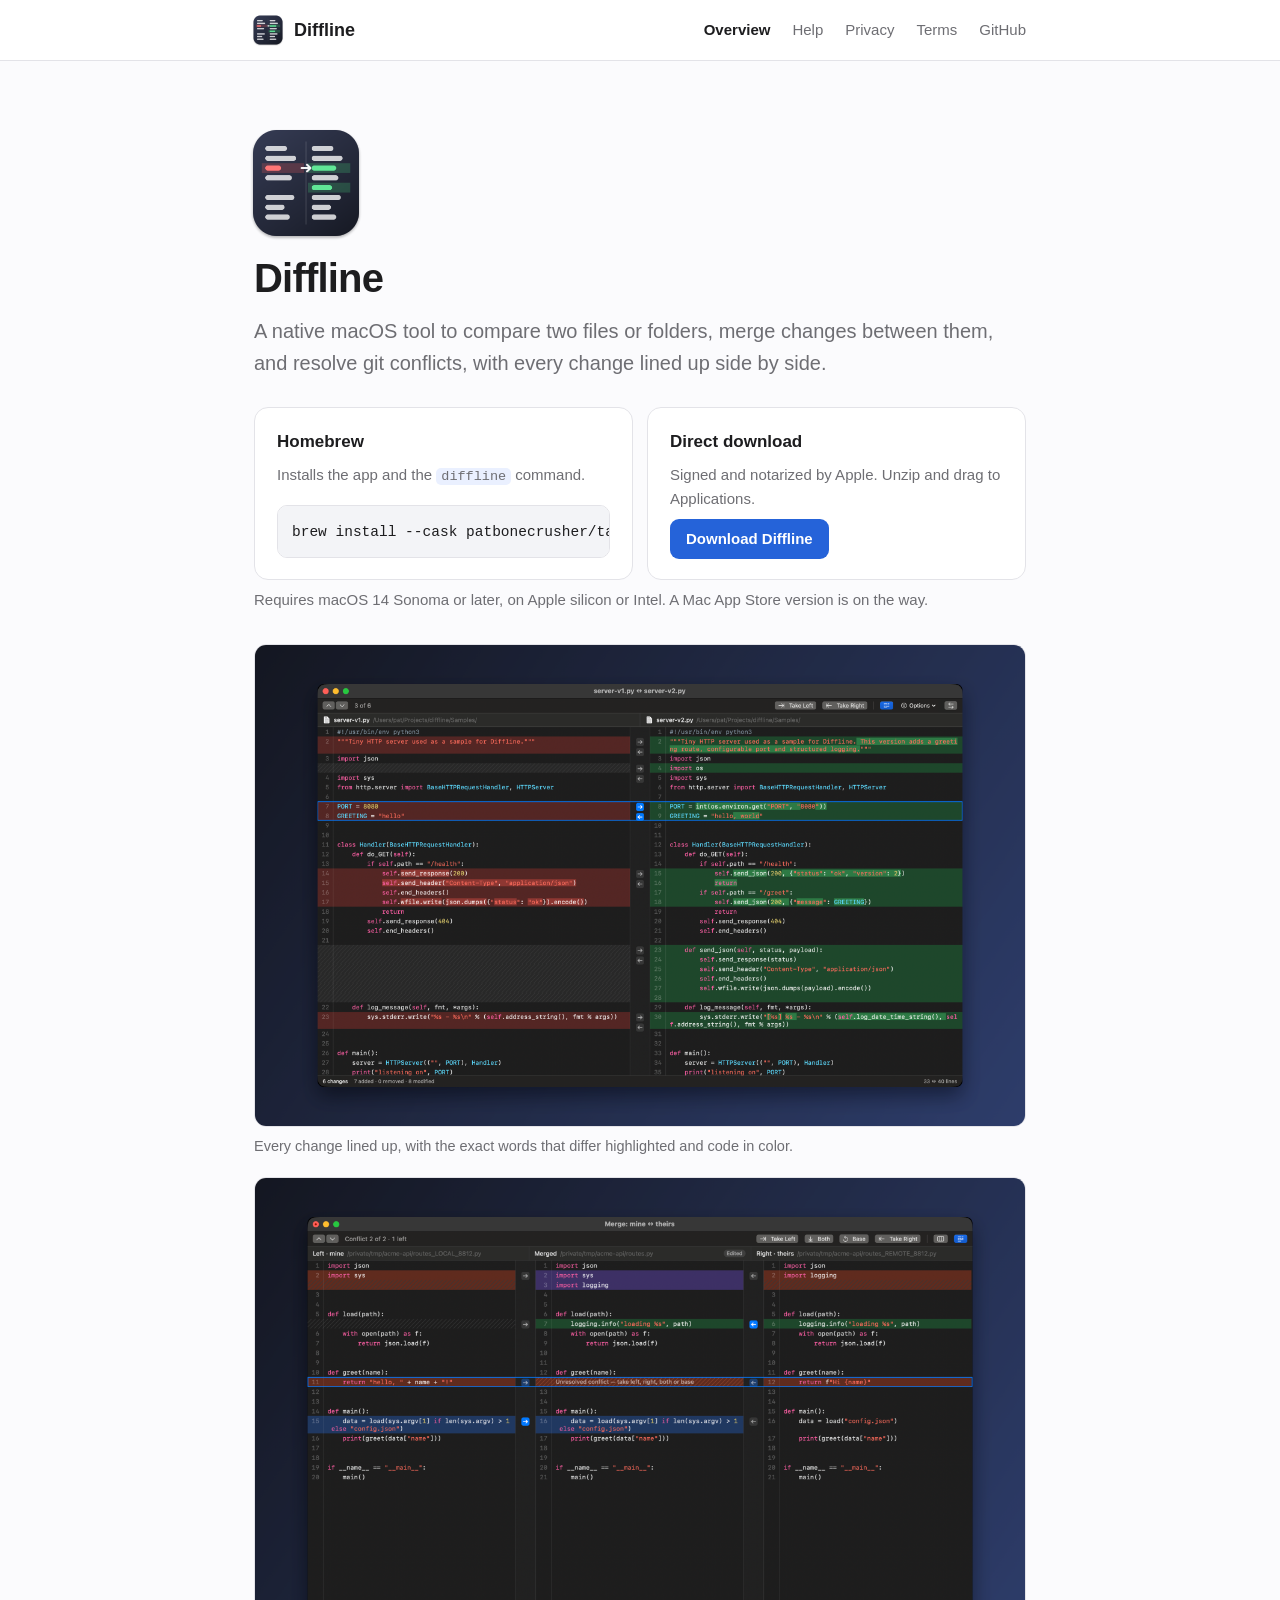
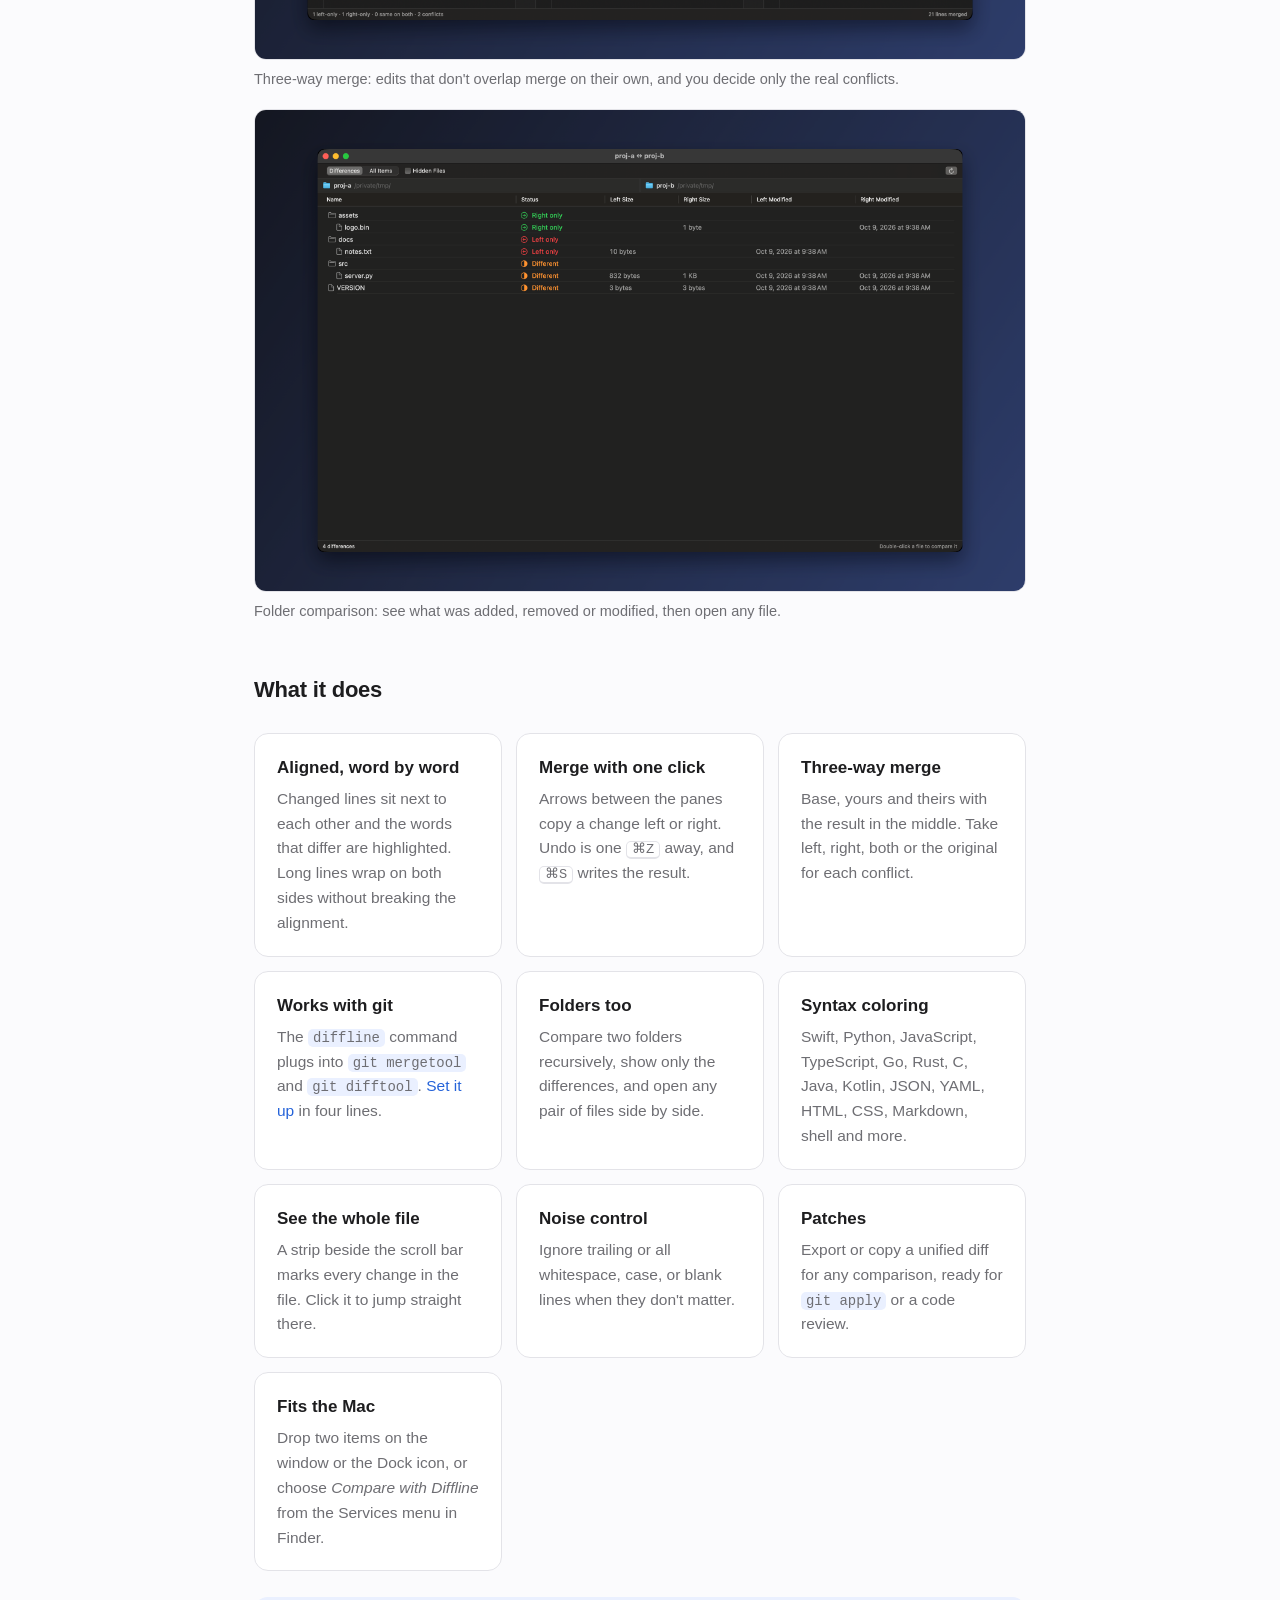
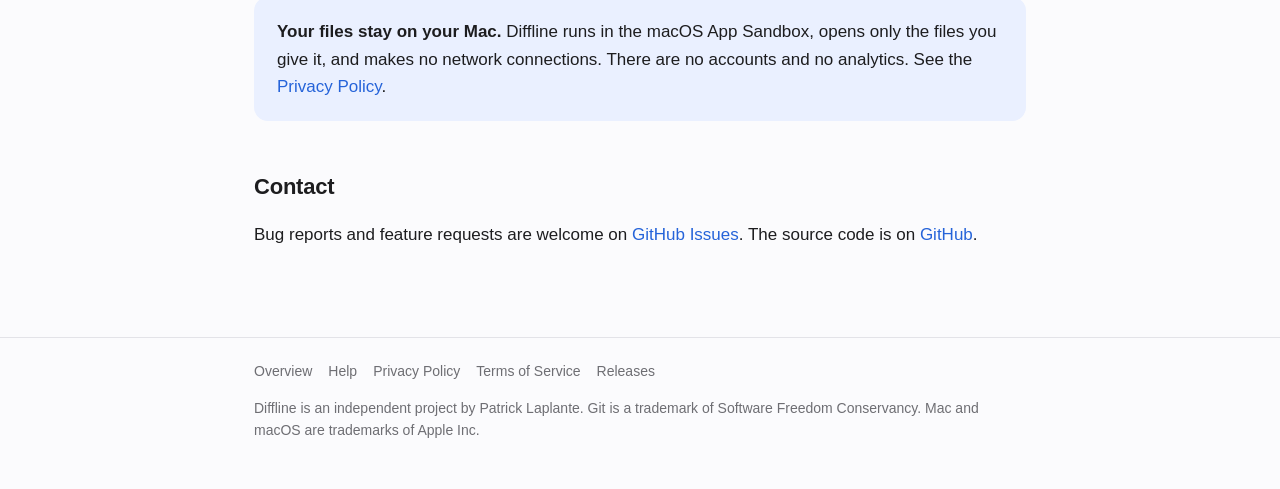
<file: docs/index.html>
<!doctype html>
<html lang="en">
<head>
<meta charset="utf-8">
<meta name="viewport" content="width=device-width, initial-scale=1">
<title>Diffline: compare and merge files on your Mac</title>
<meta name="description" content="Diffline is a native macOS diff and merge tool: side-by-side comparison, folder comparison, and three-way merge that works as git mergetool.">
<link rel="icon" href="icon.svg" type="image/svg+xml">
<link rel="icon" href="icon-32.png" sizes="32x32" type="image/png">
<link rel="apple-touch-icon" href="icon-180.png">
<meta property="og:type" content="website">
<meta property="og:site_name" content="Diffline">
<meta property="og:title" content="Diffline: compare and merge files on your Mac">
<meta property="og:description" content="Diffline is a native macOS diff and merge tool: side-by-side comparison, folder comparison, and three-way merge that works as git mergetool.">
<meta property="og:url" content="https://patbonecrusher.github.io/diffline/">
<meta property="og:image" content="https://patbonecrusher.github.io/diffline/social-card.png">
<meta name="twitter:card" content="summary_large_image">
<link rel="stylesheet" href="style.css">
</head>
<body>
<header class="site"><div class="inner">
  <a class="brand" href="./"><img class="mark" src="icon-64.png" alt="" width="36" height="36">Diffline</a>
  <nav><a href="./" aria-current="page">Overview</a><a href="help.html">Help</a><a href="privacy.html">Privacy</a><a href="terms.html">Terms</a><a href="https://github.com/patbonecrusher/diffline">GitHub</a></nav>
</div></header>
<main>
<img class="hero-icon" src="icon-512.png" alt="Diffline app icon" width="132" height="132">
<h1>Diffline</h1>
<p class="lede">A native macOS tool to compare two files or folders, merge changes between them, and resolve git conflicts, with every change lined up side by side.</p>

<div class="install">
  <div class="card">
    <h3>Homebrew</h3>
    <p>Installs the app and the <code>diffline</code> command.</p>
    <pre><code>brew install --cask patbonecrusher/tap/diffline</code></pre>
  </div>
  <div class="card">
    <h3>Direct download</h3>
    <p>Signed and notarized by Apple. Unzip and drag to Applications.</p>
    <a class="button" href="https://github.com/patbonecrusher/diffline/releases/latest">Download Diffline</a>
  </div>
</div>
<p class="meta">Requires macOS 14 Sonoma or later, on Apple silicon or Intel. A Mac App Store version is on the way.</p>

<div class="shots">
  <figure><img src="screenshot-1.png" alt="Two versions of a Python file side by side, with changed lines aligned and the changed words highlighted" width="2560" height="1600"><figcaption>Every change lined up, with the exact words that differ highlighted and code in color.</figcaption></figure>
  <figure><img src="screenshot-2.png" alt="A three-way merge with mine, merged and theirs columns; one conflict resolved, one still open" width="2560" height="1600"><figcaption>Three-way merge: edits that don't overlap merge on their own, and you decide only the real conflicts.</figcaption></figure>
  <figure><img src="screenshot-3.png" alt="Two folders compared, listing files that were added, removed or modified" width="2560" height="1600"><figcaption>Folder comparison: see what was added, removed or modified, then open any file.</figcaption></figure>
</div>

<h2>What it does</h2>
<div class="grid">
  <div class="card"><h3>Aligned, word by word</h3><p>Changed lines sit next to each other and the words that differ are highlighted. Long lines wrap on both sides without breaking the alignment.</p></div>
  <div class="card"><h3>Merge with one click</h3><p>Arrows between the panes copy a change left or right. Undo is one <kbd>⌘Z</kbd> away, and <kbd>⌘S</kbd> writes the result.</p></div>
  <div class="card"><h3>Three-way merge</h3><p>Base, yours and theirs with the result in the middle. Take left, right, both or the original for each conflict.</p></div>
  <div class="card"><h3>Works with git</h3><p>The <code>diffline</code> command plugs into <code>git mergetool</code> and <code>git difftool</code>. <a href="help.html#git">Set it up</a> in four lines.</p></div>
  <div class="card"><h3>Folders too</h3><p>Compare two folders recursively, show only the differences, and open any pair of files side by side.</p></div>
  <div class="card"><h3>Syntax coloring</h3><p>Swift, Python, JavaScript, TypeScript, Go, Rust, C, Java, Kotlin, JSON, YAML, HTML, CSS, Markdown, shell and more.</p></div>
  <div class="card"><h3>See the whole file</h3><p>A strip beside the scroll bar marks every change in the file. Click it to jump straight there.</p></div>
  <div class="card"><h3>Noise control</h3><p>Ignore trailing or all whitespace, case, or blank lines when they don't matter.</p></div>
  <div class="card"><h3>Patches</h3><p>Export or copy a unified diff for any comparison, ready for <code>git apply</code> or a code review.</p></div>
  <div class="card"><h3>Fits the Mac</h3><p>Drop two items on the window or the Dock icon, or choose <em>Compare with Diffline</em> from the Services menu in Finder.</p></div>
</div>

<div class="card accent">
  <p><strong>Your files stay on your Mac.</strong> Diffline runs in the macOS App Sandbox, opens only the files you give it, and makes no network connections. There are no accounts and no analytics. See the <a href="privacy.html">Privacy Policy</a>.</p>
</div>

<h2>Contact</h2>
<p>Bug reports and feature requests are welcome on <a href="https://github.com/patbonecrusher/diffline/issues">GitHub Issues</a>. The source code is on <a href="https://github.com/patbonecrusher/diffline">GitHub</a>.</p>
</main>
<footer class="site"><div class="inner">
  <a href="./">Overview</a><a href="help.html">Help</a><a href="privacy.html">Privacy Policy</a><a href="terms.html">Terms of Service</a><a href="https://github.com/patbonecrusher/diffline/releases">Releases</a>
  <p>Diffline is an independent project by Patrick Laplante. Git is a trademark of Software Freedom Conservancy. Mac and macOS are trademarks of Apple Inc.</p>
</div></footer>
</body>
</html>
</file>
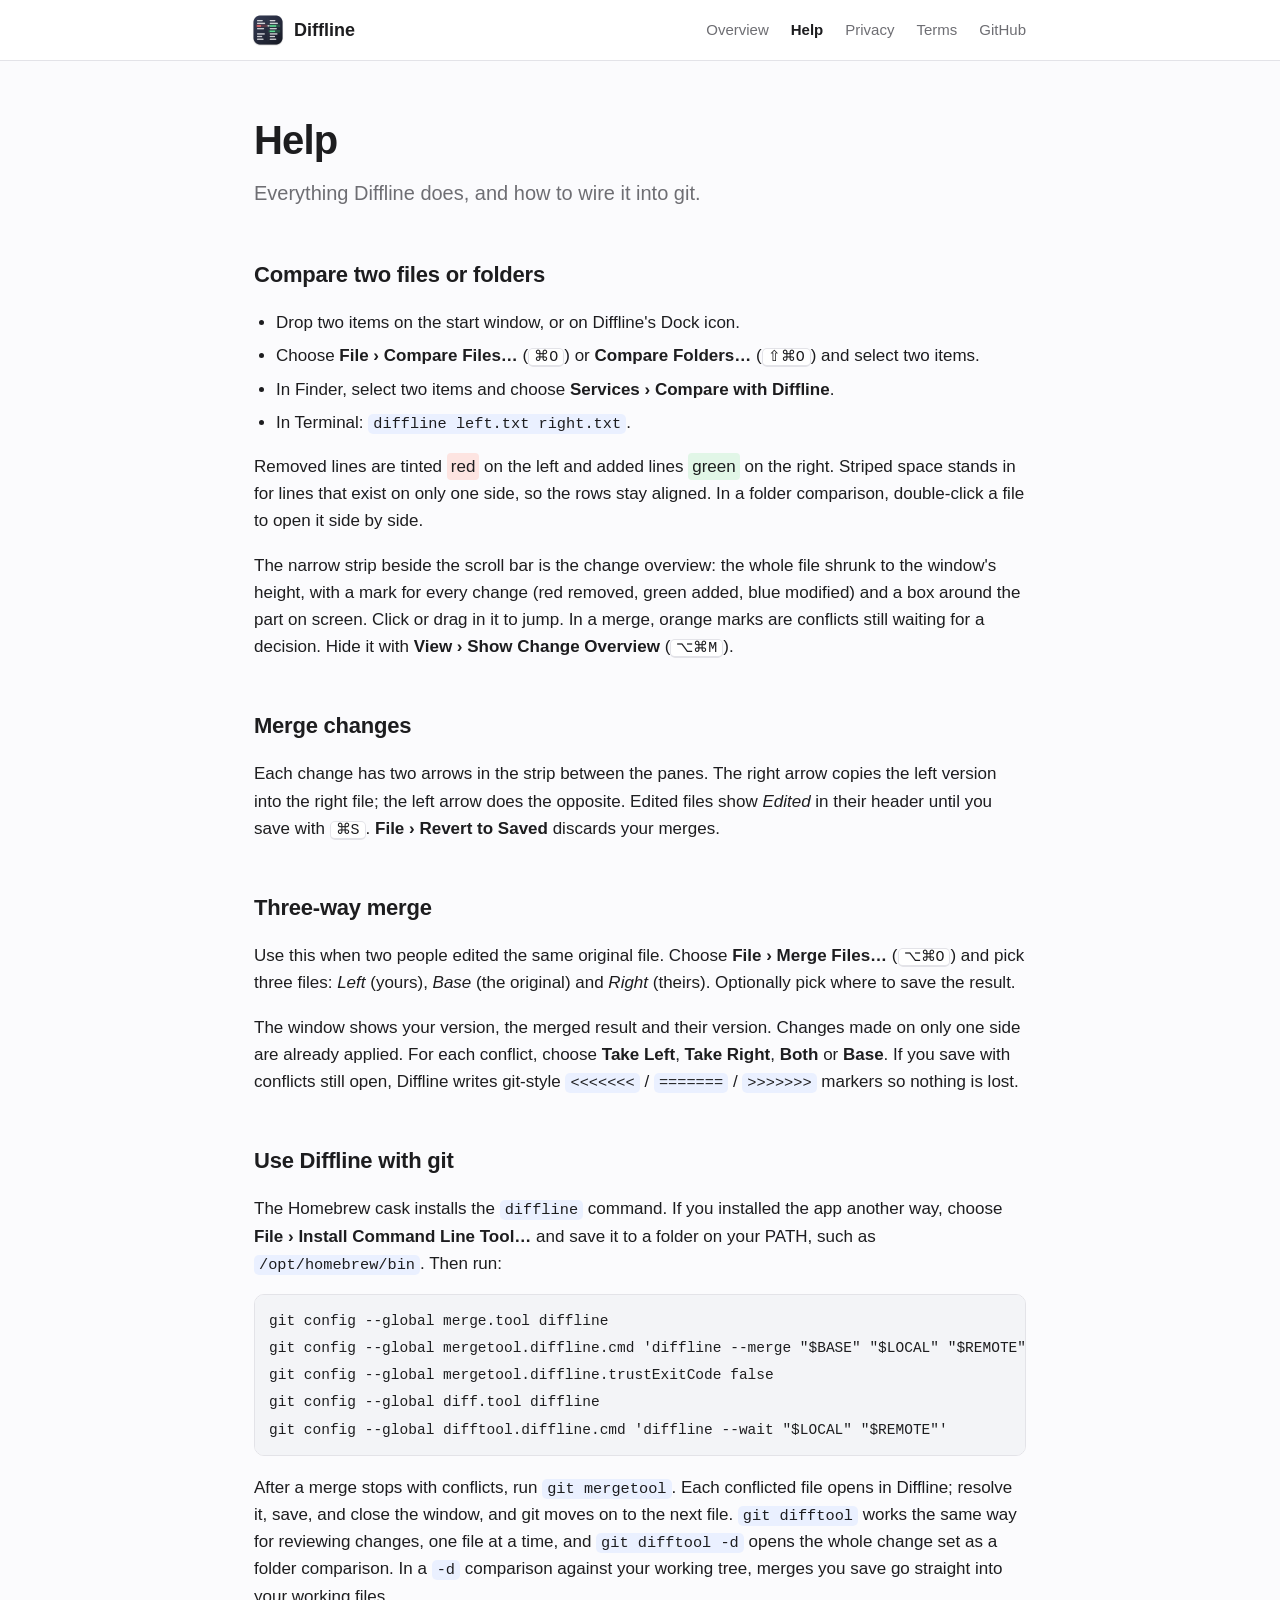
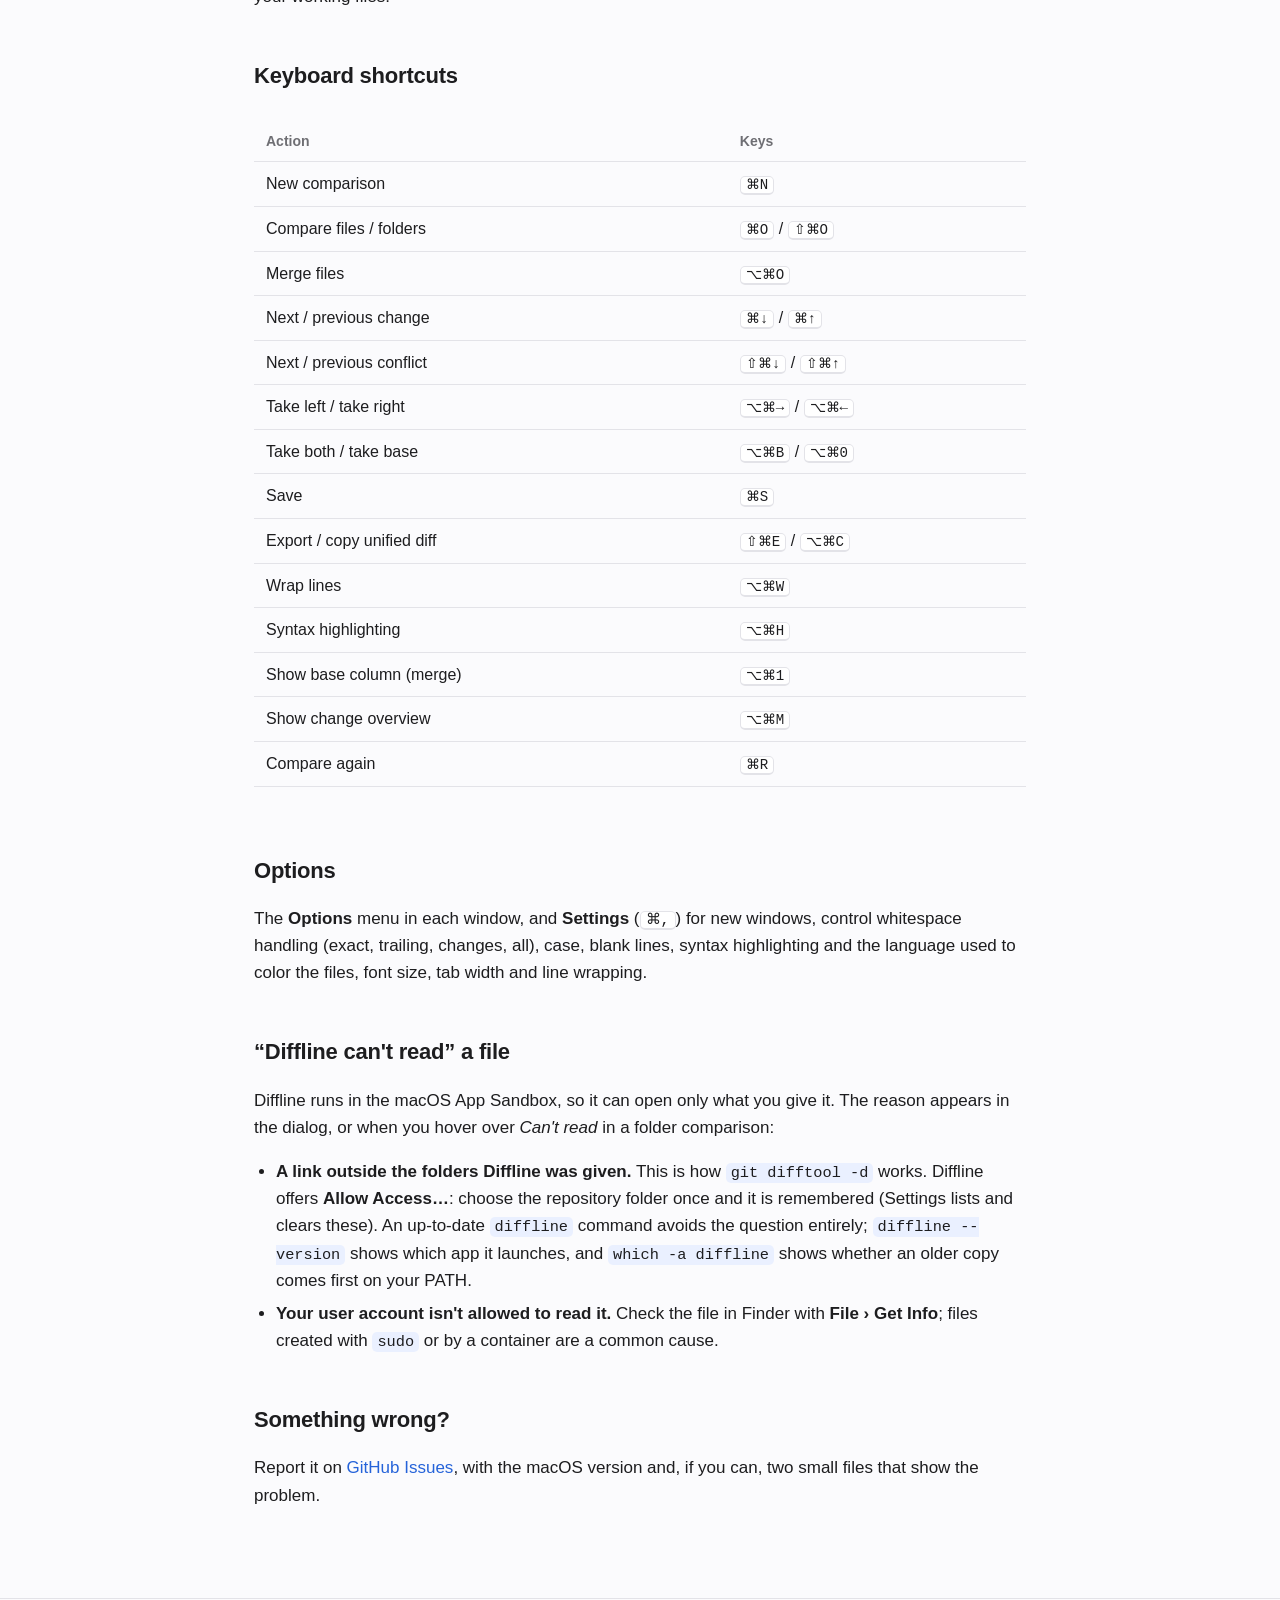
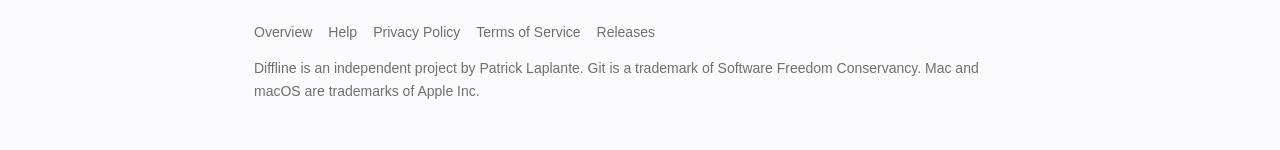
<file: docs/help.html>
<!doctype html>
<html lang="en">
<head>
<meta charset="utf-8">
<meta name="viewport" content="width=device-width, initial-scale=1">
<title>Help · Diffline</title>
<meta name="description" content="How to use Diffline: comparing files and folders, merging, keyboard shortcuts, and git mergetool setup.">
<link rel="icon" href="icon.svg" type="image/svg+xml">
<link rel="icon" href="icon-32.png" sizes="32x32" type="image/png">
<link rel="apple-touch-icon" href="icon-180.png">
<meta property="og:type" content="website">
<meta property="og:site_name" content="Diffline">
<meta property="og:title" content="Help · Diffline">
<meta property="og:description" content="How to use Diffline: comparing files and folders, merging, keyboard shortcuts, and git mergetool setup.">
<meta property="og:url" content="https://patbonecrusher.github.io/diffline/help.html">
<meta property="og:image" content="https://patbonecrusher.github.io/diffline/social-card.png">
<meta name="twitter:card" content="summary_large_image">
<link rel="stylesheet" href="style.css">
</head>
<body>
<header class="site"><div class="inner">
  <a class="brand" href="./"><img class="mark" src="icon-64.png" alt="" width="36" height="36">Diffline</a>
  <nav><a href="./">Overview</a><a href="help.html" aria-current="page">Help</a><a href="privacy.html">Privacy</a><a href="terms.html">Terms</a><a href="https://github.com/patbonecrusher/diffline">GitHub</a></nav>
</div></header>
<main>
<h1>Help</h1>
<p class="lede">Everything Diffline does, and how to wire it into git.</p>

<h2>Compare two files or folders</h2>
<ul>
  <li>Drop two items on the start window, or on Diffline's Dock icon.</li>
  <li>Choose <strong>File › Compare Files…</strong> (<kbd>⌘O</kbd>) or <strong>Compare Folders…</strong> (<kbd>⇧⌘O</kbd>) and select two items.</li>
  <li>In Finder, select two items and choose <strong>Services › Compare with Diffline</strong>.</li>
  <li>In Terminal: <code>diffline left.txt right.txt</code>.</li>
</ul>
<p>Removed lines are tinted <span class="diffline del">red</span> on the left and added lines <span class="diffline ins">green</span> on the right. Striped space stands in for lines that exist on only one side, so the rows stay aligned. In a folder comparison, double-click a file to open it side by side.</p>
<p>The narrow strip beside the scroll bar is the change overview: the whole file shrunk to the window's height, with a mark for every change (red removed, green added, blue modified) and a box around the part on screen. Click or drag in it to jump. In a merge, orange marks are conflicts still waiting for a decision. Hide it with <strong>View › Show Change Overview</strong> (<kbd>⌥⌘M</kbd>).</p>

<h2>Merge changes</h2>
<p>Each change has two arrows in the strip between the panes. The right arrow copies the left version into the right file; the left arrow does the opposite. Edited files show <em>Edited</em> in their header until you save with <kbd>⌘S</kbd>. <strong>File › Revert to Saved</strong> discards your merges.</p>

<h2>Three-way merge</h2>
<p>Use this when two people edited the same original file. Choose <strong>File › Merge Files…</strong> (<kbd>⌥⌘O</kbd>) and pick three files: <em>Left</em> (yours), <em>Base</em> (the original) and <em>Right</em> (theirs). Optionally pick where to save the result.</p>
<p>The window shows your version, the merged result and their version. Changes made on only one side are already applied. For each conflict, choose <strong>Take Left</strong>, <strong>Take Right</strong>, <strong>Both</strong> or <strong>Base</strong>. If you save with conflicts still open, Diffline writes git-style <code>&lt;&lt;&lt;&lt;&lt;&lt;&lt;</code> / <code>=======</code> / <code>&gt;&gt;&gt;&gt;&gt;&gt;&gt;</code> markers so nothing is lost.</p>

<h2 id="git">Use Diffline with git</h2>
<p>The Homebrew cask installs the <code>diffline</code> command. If you installed the app another way, choose <strong>File › Install Command Line Tool…</strong> and save it to a folder on your PATH, such as <code>/opt/homebrew/bin</code>. Then run:</p>
<pre><code>git config --global merge.tool diffline
git config --global mergetool.diffline.cmd 'diffline --merge "$BASE" "$LOCAL" "$REMOTE" "$MERGED"'
git config --global mergetool.diffline.trustExitCode false
git config --global diff.tool diffline
git config --global difftool.diffline.cmd 'diffline --wait "$LOCAL" "$REMOTE"'</code></pre>
<p>After a merge stops with conflicts, run <code>git mergetool</code>. Each conflicted file opens in Diffline; resolve it, save, and close the window, and git moves on to the next file. <code>git difftool</code> works the same way for reviewing changes, one file at a time, and <code>git difftool -d</code> opens the whole change set as a folder comparison. In a <code>-d</code> comparison against your working tree, merges you save go straight into your working files.</p>

<h2>Keyboard shortcuts</h2>
<div class="table-wrap"><table>
  <tr><th>Action</th><th>Keys</th></tr>
  <tr><td>New comparison</td><td><kbd>⌘N</kbd></td></tr>
  <tr><td>Compare files / folders</td><td><kbd>⌘O</kbd> / <kbd>⇧⌘O</kbd></td></tr>
  <tr><td>Merge files</td><td><kbd>⌥⌘O</kbd></td></tr>
  <tr><td>Next / previous change</td><td><kbd>⌘↓</kbd> / <kbd>⌘↑</kbd></td></tr>
  <tr><td>Next / previous conflict</td><td><kbd>⇧⌘↓</kbd> / <kbd>⇧⌘↑</kbd></td></tr>
  <tr><td>Take left / take right</td><td><kbd>⌥⌘→</kbd> / <kbd>⌥⌘←</kbd></td></tr>
  <tr><td>Take both / take base</td><td><kbd>⌥⌘B</kbd> / <kbd>⌥⌘0</kbd></td></tr>
  <tr><td>Save</td><td><kbd>⌘S</kbd></td></tr>
  <tr><td>Export / copy unified diff</td><td><kbd>⇧⌘E</kbd> / <kbd>⌥⌘C</kbd></td></tr>
  <tr><td>Wrap lines</td><td><kbd>⌥⌘W</kbd></td></tr>
  <tr><td>Syntax highlighting</td><td><kbd>⌥⌘H</kbd></td></tr>
  <tr><td>Show base column (merge)</td><td><kbd>⌥⌘1</kbd></td></tr>
  <tr><td>Show change overview</td><td><kbd>⌥⌘M</kbd></td></tr>
  <tr><td>Compare again</td><td><kbd>⌘R</kbd></td></tr>
</table></div>

<h2>Options</h2>
<p>The <strong>Options</strong> menu in each window, and <strong>Settings</strong> (<kbd>⌘,</kbd>) for new windows, control whitespace handling (exact, trailing, changes, all), case, blank lines, syntax highlighting and the language used to color the files, font size, tab width and line wrapping.</p>

<h2>“Diffline can't read” a file</h2>
<p>Diffline runs in the macOS App Sandbox, so it can open only what you give it. The reason appears in the dialog, or when you hover over <em>Can't read</em> in a folder comparison:</p>
<ul>
  <li><strong>A link outside the folders Diffline was given.</strong> This is how <code>git difftool -d</code> works. Diffline offers <strong>Allow Access…</strong>: choose the repository folder once and it is remembered (Settings lists and clears these). An up-to-date <code>diffline</code> command avoids the question entirely; <code>diffline --version</code> shows which app it launches, and <code>which -a diffline</code> shows whether an older copy comes first on your PATH.</li>
  <li><strong>Your user account isn't allowed to read it.</strong> Check the file in Finder with <strong>File › Get Info</strong>; files created with <code>sudo</code> or by a container are a common cause.</li>
</ul>

<h2>Something wrong?</h2>
<p>Report it on <a href="https://github.com/patbonecrusher/diffline/issues">GitHub Issues</a>, with the macOS version and, if you can, two small files that show the problem.</p>
</main>
<footer class="site"><div class="inner">
  <a href="./">Overview</a><a href="help.html">Help</a><a href="privacy.html">Privacy Policy</a><a href="terms.html">Terms of Service</a><a href="https://github.com/patbonecrusher/diffline/releases">Releases</a>
  <p>Diffline is an independent project by Patrick Laplante. Git is a trademark of Software Freedom Conservancy. Mac and macOS are trademarks of Apple Inc.</p>
</div></footer>
</body>
</html>
</file>
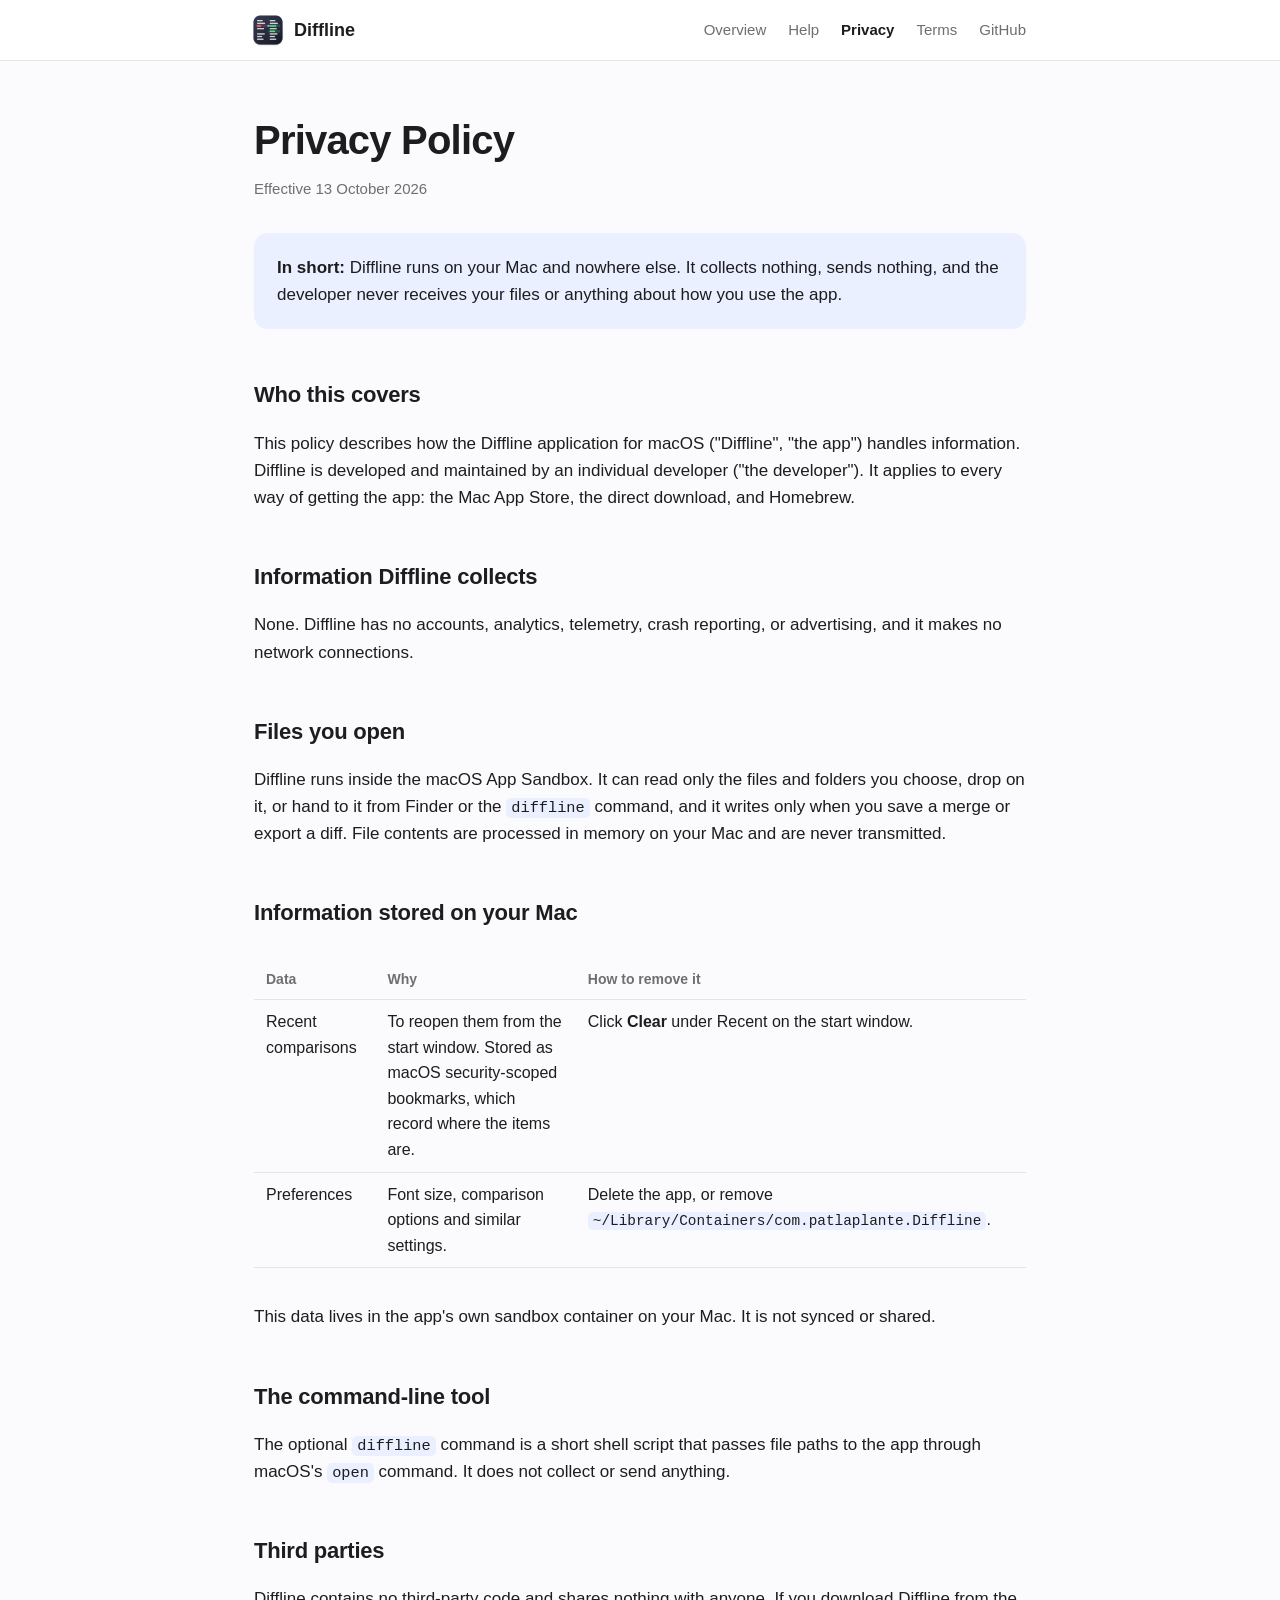
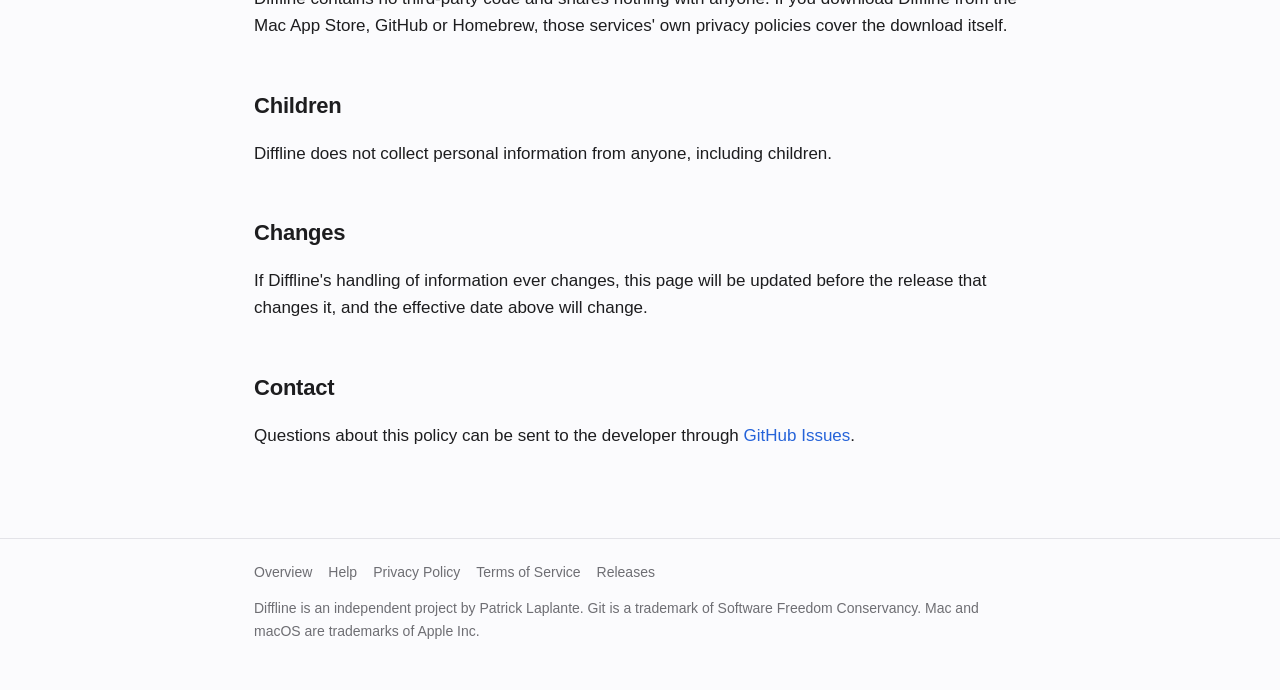
<file: docs/privacy.html>
<!doctype html>
<html lang="en">
<head>
<meta charset="utf-8">
<meta name="viewport" content="width=device-width, initial-scale=1">
<title>Privacy Policy · Diffline</title>
<meta name="description" content="Diffline collects no data. Files you compare never leave your Mac.">
<link rel="icon" href="icon.svg" type="image/svg+xml">
<link rel="icon" href="icon-32.png" sizes="32x32" type="image/png">
<link rel="apple-touch-icon" href="icon-180.png">
<meta property="og:type" content="website">
<meta property="og:site_name" content="Diffline">
<meta property="og:title" content="Privacy Policy · Diffline">
<meta property="og:description" content="Diffline collects no data. Files you compare never leave your Mac.">
<meta property="og:url" content="https://patbonecrusher.github.io/diffline/privacy.html">
<meta property="og:image" content="https://patbonecrusher.github.io/diffline/social-card.png">
<meta name="twitter:card" content="summary_large_image">
<link rel="stylesheet" href="style.css">
</head>
<body>
<header class="site"><div class="inner">
  <a class="brand" href="./"><img class="mark" src="icon-64.png" alt="" width="36" height="36">Diffline</a>
  <nav><a href="./">Overview</a><a href="help.html">Help</a><a href="privacy.html" aria-current="page">Privacy</a><a href="terms.html">Terms</a><a href="https://github.com/patbonecrusher/diffline">GitHub</a></nav>
</div></header>
<main>
<h1>Privacy Policy</h1>
<p class="meta">Effective 13 October 2026</p>

<div class="card accent">
  <p><strong>In short:</strong> Diffline runs on your Mac and nowhere else. It collects nothing, sends nothing, and the developer never receives your files or anything about how you use the app.</p>
</div>

<h2>Who this covers</h2>
<p>This policy describes how the Diffline application for macOS ("Diffline", "the app") handles information. Diffline is developed and maintained by an individual developer ("the developer"). It applies to every way of getting the app: the Mac App Store, the direct download, and Homebrew.</p>

<h2>Information Diffline collects</h2>
<p>None. Diffline has no accounts, analytics, telemetry, crash reporting, or advertising, and it makes no network connections.</p>

<h2>Files you open</h2>
<p>Diffline runs inside the macOS App Sandbox. It can read only the files and folders you choose, drop on it, or hand to it from Finder or the <code>diffline</code> command, and it writes only when you save a merge or export a diff. File contents are processed in memory on your Mac and are never transmitted.</p>

<h2>Information stored on your Mac</h2>
<div class="table-wrap"><table>
  <tr><th>Data</th><th>Why</th><th>How to remove it</th></tr>
  <tr><td>Recent comparisons</td><td>To reopen them from the start window. Stored as macOS security-scoped bookmarks, which record where the items are.</td><td>Click <strong>Clear</strong> under Recent on the start window.</td></tr>
  <tr><td>Preferences</td><td>Font size, comparison options and similar settings.</td><td>Delete the app, or remove <code>~/Library/Containers/com.patlaplante.Diffline</code>.</td></tr>
</table></div>
<p>This data lives in the app's own sandbox container on your Mac. It is not synced or shared.</p>

<h2>The command-line tool</h2>
<p>The optional <code>diffline</code> command is a short shell script that passes file paths to the app through macOS's <code>open</code> command. It does not collect or send anything.</p>

<h2>Third parties</h2>
<p>Diffline contains no third-party code and shares nothing with anyone. If you download Diffline from the Mac App Store, GitHub or Homebrew, those services' own privacy policies cover the download itself.</p>

<h2>Children</h2>
<p>Diffline does not collect personal information from anyone, including children.</p>

<h2>Changes</h2>
<p>If Diffline's handling of information ever changes, this page will be updated before the release that changes it, and the effective date above will change.</p>

<h2>Contact</h2>
<p>Questions about this policy can be sent to the developer through <a href="https://github.com/patbonecrusher/diffline/issues">GitHub Issues</a>.</p>
</main>
<footer class="site"><div class="inner">
  <a href="./">Overview</a><a href="help.html">Help</a><a href="privacy.html">Privacy Policy</a><a href="terms.html">Terms of Service</a><a href="https://github.com/patbonecrusher/diffline/releases">Releases</a>
  <p>Diffline is an independent project by Patrick Laplante. Git is a trademark of Software Freedom Conservancy. Mac and macOS are trademarks of Apple Inc.</p>
</div></footer>
</body>
</html>
</file>
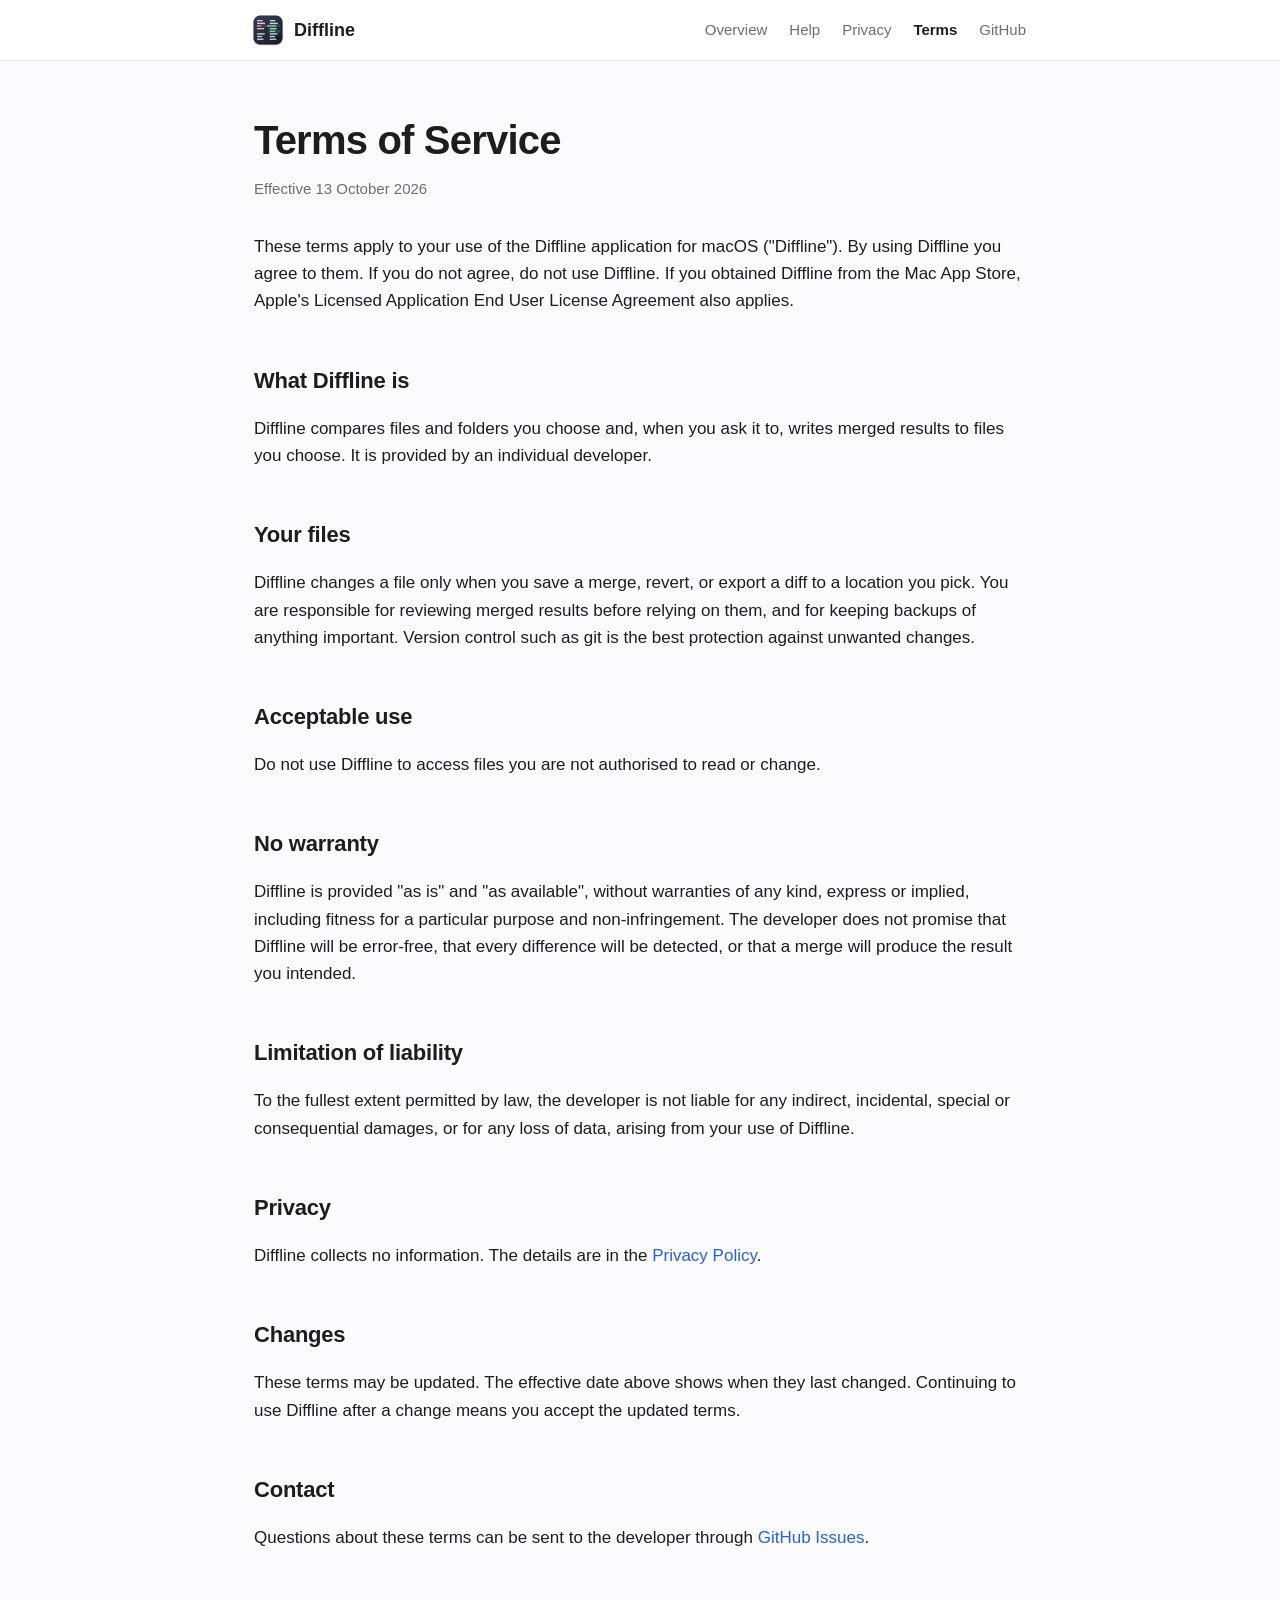
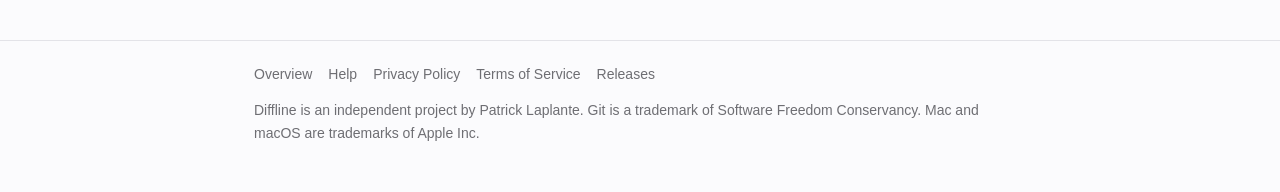
<file: docs/terms.html>
<!doctype html>
<html lang="en">
<head>
<meta charset="utf-8">
<meta name="viewport" content="width=device-width, initial-scale=1">
<title>Terms of Service · Diffline</title>
<meta name="description" content="Terms of Service for the Diffline diff and merge tool.">
<link rel="icon" href="icon.svg" type="image/svg+xml">
<link rel="icon" href="icon-32.png" sizes="32x32" type="image/png">
<link rel="apple-touch-icon" href="icon-180.png">
<meta property="og:type" content="website">
<meta property="og:site_name" content="Diffline">
<meta property="og:title" content="Terms of Service · Diffline">
<meta property="og:description" content="Terms of Service for the Diffline diff and merge tool.">
<meta property="og:url" content="https://patbonecrusher.github.io/diffline/terms.html">
<meta property="og:image" content="https://patbonecrusher.github.io/diffline/social-card.png">
<meta name="twitter:card" content="summary_large_image">
<link rel="stylesheet" href="style.css">
</head>
<body>
<header class="site"><div class="inner">
  <a class="brand" href="./"><img class="mark" src="icon-64.png" alt="" width="36" height="36">Diffline</a>
  <nav><a href="./">Overview</a><a href="help.html">Help</a><a href="privacy.html">Privacy</a><a href="terms.html" aria-current="page">Terms</a><a href="https://github.com/patbonecrusher/diffline">GitHub</a></nav>
</div></header>
<main>
<h1>Terms of Service</h1>
<p class="meta">Effective 13 October 2026</p>

<p>These terms apply to your use of the Diffline application for macOS ("Diffline"). By using Diffline you agree to them. If you do not agree, do not use Diffline. If you obtained Diffline from the Mac App Store, Apple's Licensed Application End User License Agreement also applies.</p>

<h2>What Diffline is</h2>
<p>Diffline compares files and folders you choose and, when you ask it to, writes merged results to files you choose. It is provided by an individual developer.</p>

<h2>Your files</h2>
<p>Diffline changes a file only when you save a merge, revert, or export a diff to a location you pick. You are responsible for reviewing merged results before relying on them, and for keeping backups of anything important. Version control such as git is the best protection against unwanted changes.</p>

<h2>Acceptable use</h2>
<p>Do not use Diffline to access files you are not authorised to read or change.</p>

<h2>No warranty</h2>
<p>Diffline is provided "as is" and "as available", without warranties of any kind, express or implied, including fitness for a particular purpose and non-infringement. The developer does not promise that Diffline will be error-free, that every difference will be detected, or that a merge will produce the result you intended.</p>

<h2>Limitation of liability</h2>
<p>To the fullest extent permitted by law, the developer is not liable for any indirect, incidental, special or consequential damages, or for any loss of data, arising from your use of Diffline.</p>

<h2>Privacy</h2>
<p>Diffline collects no information. The details are in the <a href="privacy.html">Privacy Policy</a>.</p>

<h2>Changes</h2>
<p>These terms may be updated. The effective date above shows when they last changed. Continuing to use Diffline after a change means you accept the updated terms.</p>

<h2>Contact</h2>
<p>Questions about these terms can be sent to the developer through <a href="https://github.com/patbonecrusher/diffline/issues">GitHub Issues</a>.</p>
</main>
<footer class="site"><div class="inner">
  <a href="./">Overview</a><a href="help.html">Help</a><a href="privacy.html">Privacy Policy</a><a href="terms.html">Terms of Service</a><a href="https://github.com/patbonecrusher/diffline/releases">Releases</a>
  <p>Diffline is an independent project by Patrick Laplante. Git is a trademark of Software Freedom Conservancy. Mac and macOS are trademarks of Apple Inc.</p>
</div></footer>
</body>
</html>
</file>
<file: docs/style.css>
:root {
  --bg: #fbfbfd;
  --surface: #ffffff;
  --text: #1d1d1f;
  --muted: #6e6e73;
  --line: #e3e3e8;
  --accent: #2563d9;
  --accent-soft: #eaf0ff;
  --del: #fde4e1;
  --ins: #e1f6e7;
  --code-bg: #f3f4f7;
}
@media (prefers-color-scheme: dark) {
  :root {
    --bg: #0f1012;
    --surface: #18191c;
    --text: #f2f2f4;
    --muted: #9a9aa2;
    --line: #2a2b30;
    --accent: #7ea2ff;
    --accent-soft: #1b2440;
    --del: #3a1d1b;
    --ins: #16301f;
    --code-bg: #1d1f24;
  }
}
* { box-sizing: border-box; }
html { -webkit-text-size-adjust: 100%; }
body {
  margin: 0;
  background: var(--bg);
  color: var(--text);
  font: 17px/1.6 -apple-system, BlinkMacSystemFont, "SF Pro Text", "Helvetica Neue", Arial, sans-serif;
}
a { color: var(--accent); text-decoration: none; }
a:hover { text-decoration: underline; }
header.site { border-bottom: 1px solid var(--line); background: var(--surface); }
header.site .inner, main, footer.site .inner { max-width: 820px; margin: 0 auto; padding: 0 24px; }
header.site .inner { display: flex; align-items: center; justify-content: space-between; height: 60px; gap: 16px; }
.brand { display: flex; align-items: center; gap: 10px; font-weight: 650; font-size: 18px; color: var(--text); }
.brand:hover { text-decoration: none; }
.mark { width: 36px; height: 36px; display: block; margin: 0 -2px 0 -4px; }
nav { display: flex; flex-wrap: wrap; justify-content: flex-end; column-gap: 22px; }
nav a { font-size: 15px; color: var(--muted); }
nav a[aria-current="page"] { color: var(--text); font-weight: 600; }
main { padding-top: 56px; padding-bottom: 72px; }
.hero-icon { display: block; margin: 0 0 6px -14px; }
h1 { font-size: 40px; line-height: 1.15; letter-spacing: -0.02em; margin: 0 0 14px; }
h2 { font-size: 22px; letter-spacing: -0.01em; margin: 48px 0 10px; }
h3 { font-size: 17px; margin: 26px 0 6px; }
.lede { font-size: 20px; color: var(--muted); margin: 0 0 28px; }
.meta { color: var(--muted); font-size: 15px; margin: 0 0 32px; }
ul { padding-left: 22px; }
li { margin: 6px 0; }
.card { background: var(--surface); border: 1px solid var(--line); border-radius: 14px; padding: 20px 22px; margin: 22px 0; }
.card.accent { background: var(--accent-soft); border-color: transparent; }
.card p:first-child, .card h3:first-child { margin-top: 0; }
.card p:last-child, .card pre:last-child { margin-bottom: 0; }
.grid { display: grid; grid-template-columns: repeat(auto-fit, minmax(230px, 1fr)); gap: 14px; margin: 26px 0; }
.grid .card { margin: 0; }
.grid h3 { margin-top: 0; }
.grid p { color: var(--muted); font-size: 15.5px; margin: 0; }
.install { display: grid; grid-template-columns: repeat(auto-fit, minmax(240px, 1fr)); gap: 14px; margin: 22px 0 8px; }
.install .card { margin: 0; display: flex; flex-direction: column; gap: 8px; }
.install h3 { margin: 0; }
.install p { margin: 0; color: var(--muted); font-size: 15px; }
.button { display: inline-block; align-self: flex-start; background: var(--accent); color: #fff; font-weight: 600; font-size: 15px; padding: 8px 16px; border-radius: 9px; }
.button:hover { text-decoration: none; filter: brightness(1.08); }
@media (prefers-color-scheme: dark) { .button { color: #0b1220; } }
.shots { display: grid; gap: 18px; margin: 30px 0 8px; }
.shots figure { margin: 0; }
.shots img { display: block; width: 100%; height: auto; border-radius: 12px; border: 1px solid var(--line); }
.shots figcaption { color: var(--muted); font-size: 14.5px; margin-top: 8px; }
table { width: 100%; border-collapse: collapse; margin: 18px 0; font-size: 16px; }
th, td { text-align: left; vertical-align: top; padding: 9px 12px; border-bottom: 1px solid var(--line); }
th { color: var(--muted); font-weight: 600; font-size: 14px; }
.table-wrap { overflow-x: auto; }
code { font: 0.9em ui-monospace, "SF Mono", Menlo, monospace; background: var(--accent-soft); padding: 1px 5px; border-radius: 5px; }
pre { background: var(--code-bg); border: 1px solid var(--line); border-radius: 10px; padding: 12px 14px; overflow-x: auto; margin: 10px 0 18px; }
pre code { background: none; padding: 0; font-size: 14.5px; line-height: 1.55; }
kbd { font: 0.88em ui-monospace, "SF Mono", Menlo, monospace; background: var(--surface); border: 1px solid var(--line); border-bottom-width: 2px; border-radius: 5px; padding: 0 5px; white-space: nowrap; }
.diffline { display: inline-block; padding: 0 4px; border-radius: 4px; }
.diffline.del { background: var(--del); }
.diffline.ins { background: var(--ins); }
footer.site { border-top: 1px solid var(--line); }
footer.site .inner { padding-top: 22px; padding-bottom: 34px; color: var(--muted); font-size: 14px; }
footer.site a { color: var(--muted); margin-right: 16px; }
@media (max-width: 520px) {
  h1 { font-size: 32px; }
  header.site .inner { height: auto; padding-top: 12px; padding-bottom: 12px; flex-direction: column; align-items: flex-start; }
  nav { justify-content: flex-start; }
}
</file>
